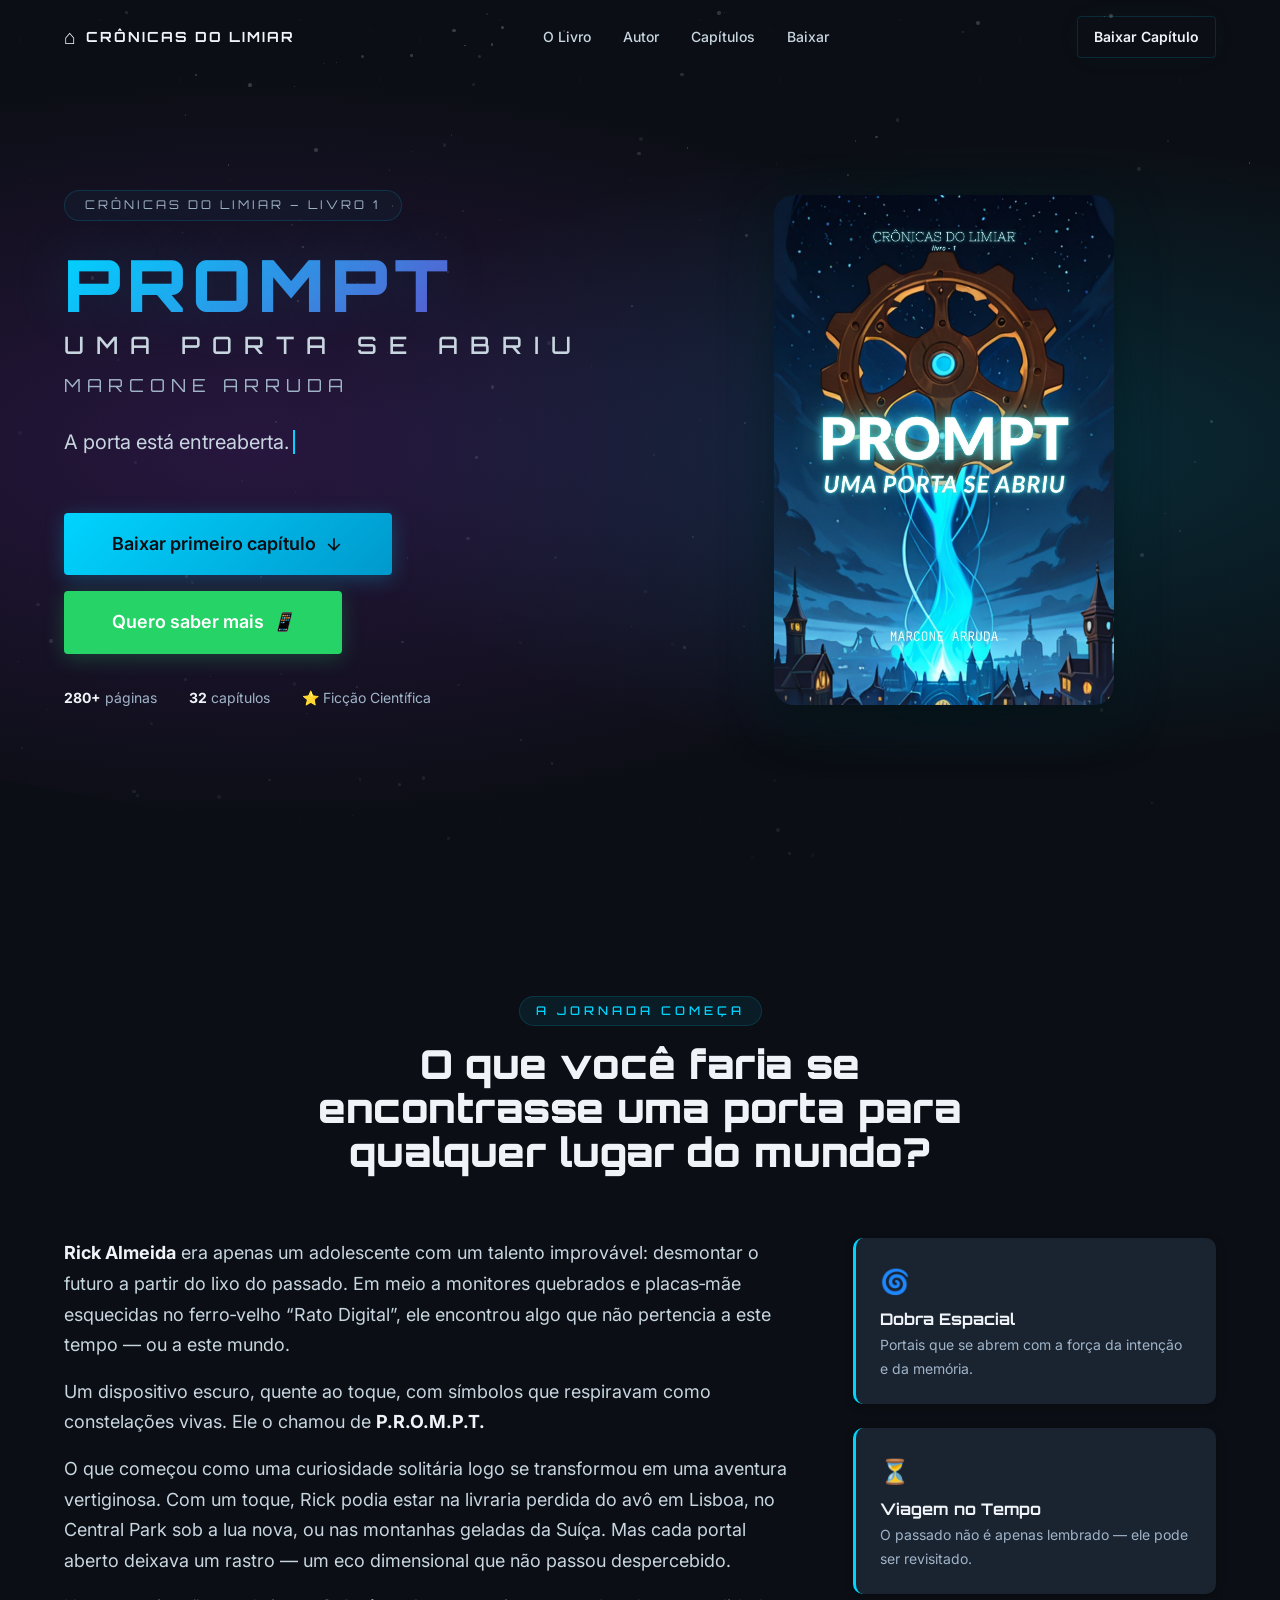
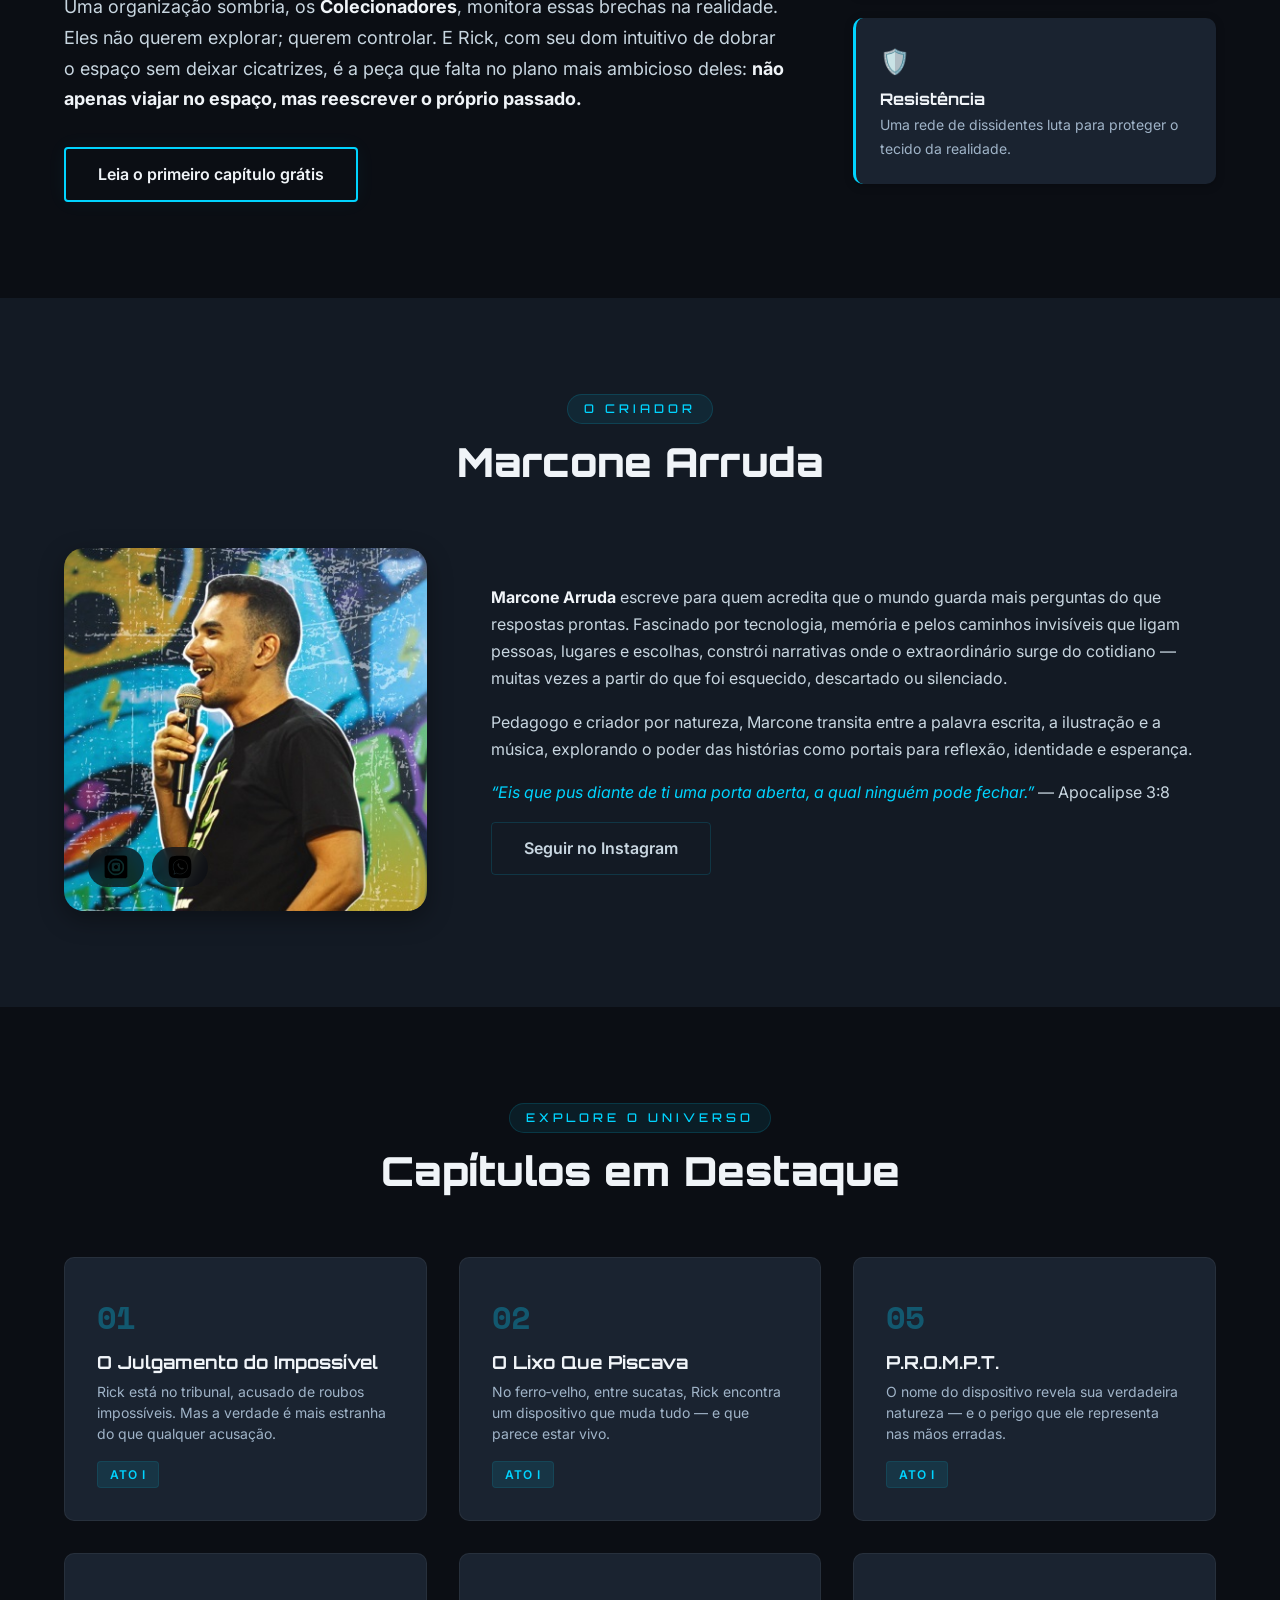
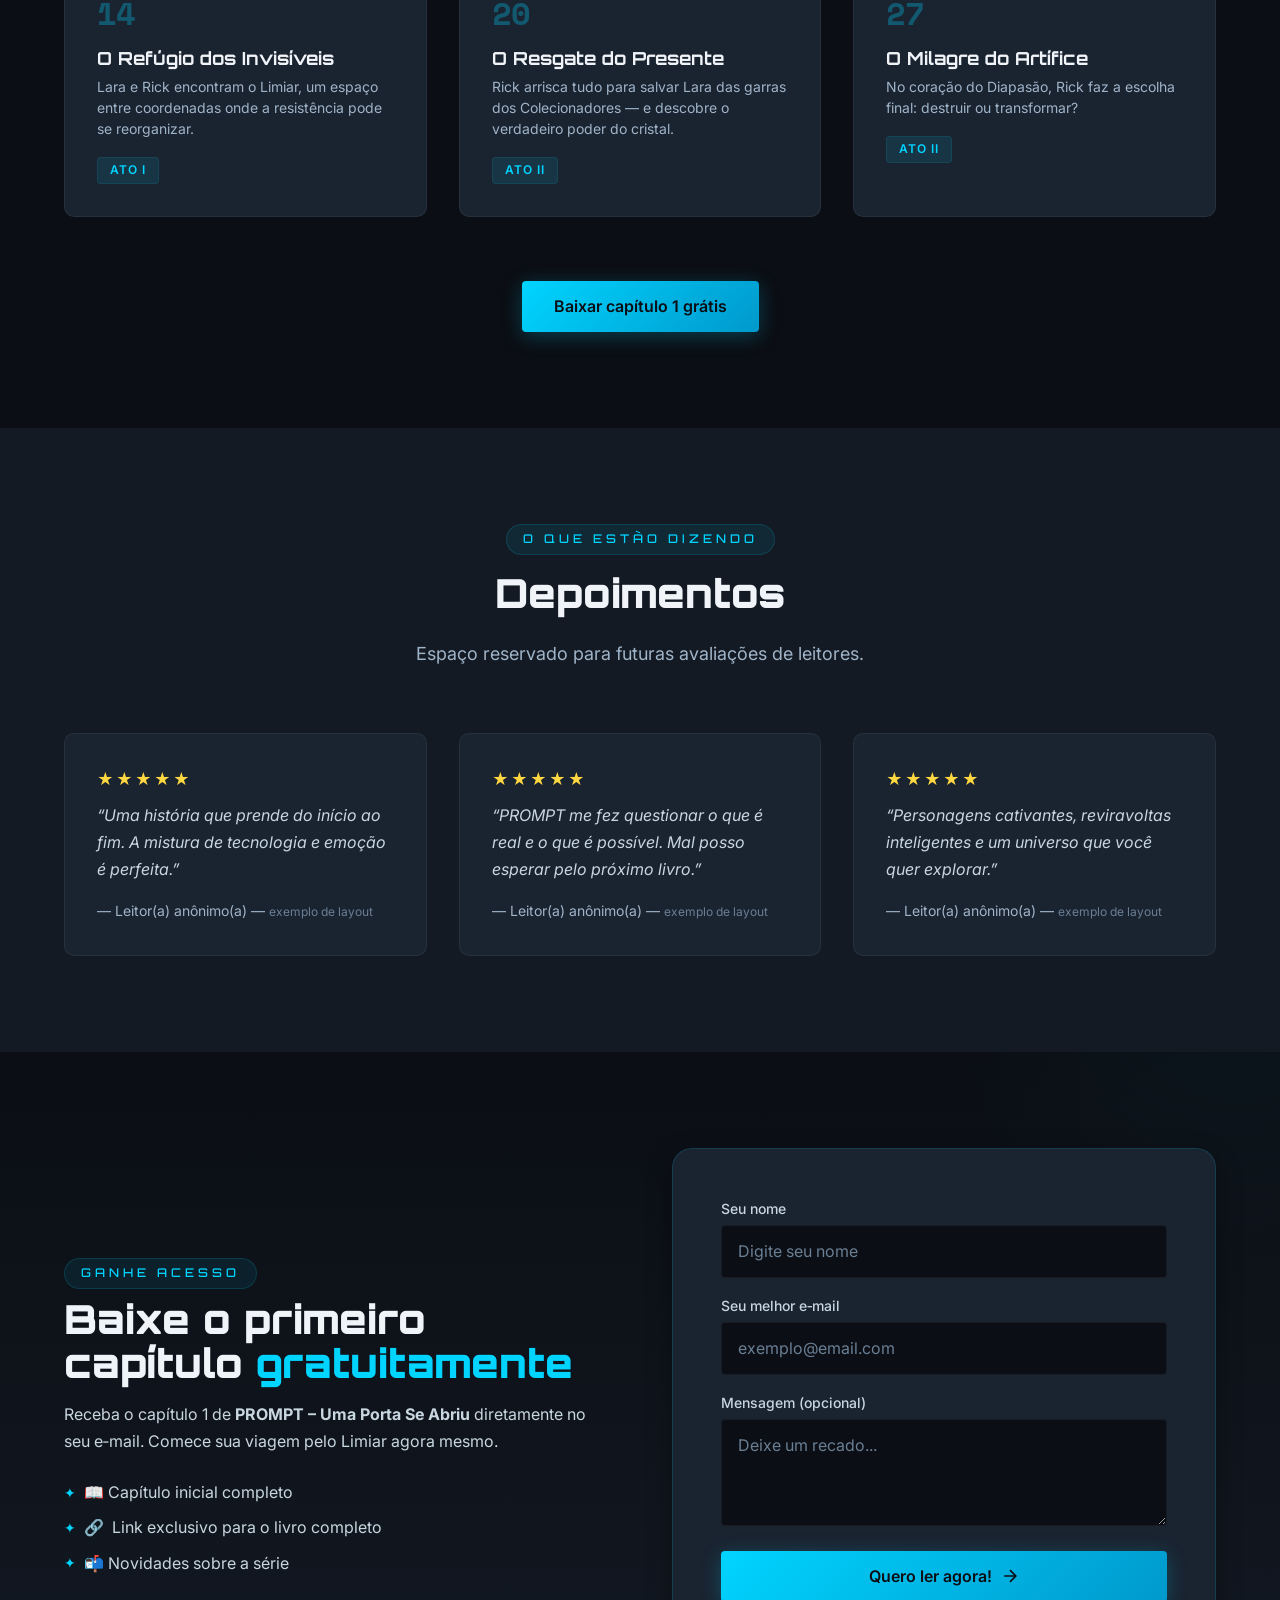
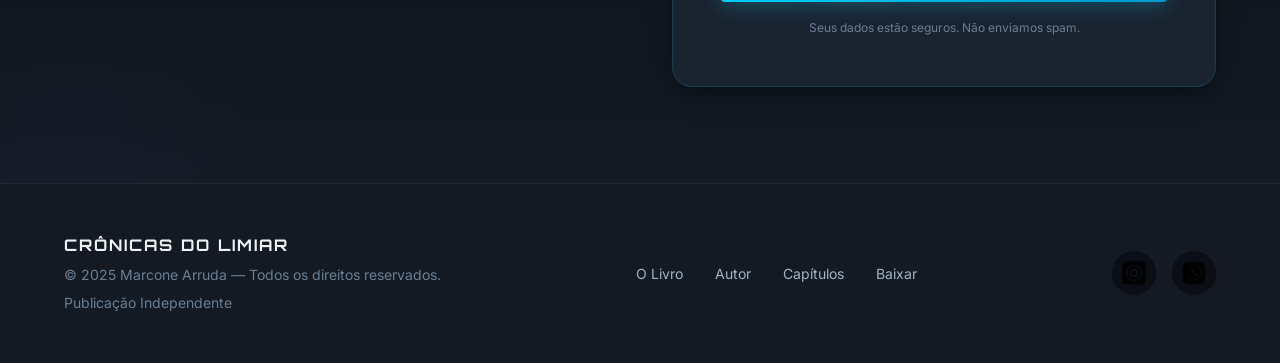
<file: index.html>
<!DOCTYPE html>
<html lang="pt-BR">
<head>
    <meta charset="UTF-8" />
    <meta name="viewport" content="width=device-width, initial-scale=1.0" />
    <title>PROMPT – Uma Porta Se Abriu | Marcone Arruda</title>

    <!-- Meta Tags SEO -->
    <meta name="description" content="PROMPT – Uma Porta Se Abriu, livro de ficção científica de Marcone Arruda. Baixe o primeiro capítulo grátis e embarque em uma aventura interdimensional." />
    <meta name="robots" content="index, follow" />
    <link rel="canonical" href="https://marconearruda.com.br/prompt" />

    <!-- Open Graph -->
    <meta property="og:title" content="PROMPT – Uma Porta Se Abriu | Marcone Arruda" />
    <meta property="og:description" content="Viagem no tempo, portais dimensionais e mistério. Descubra o primeiro livro das Crônicas do Limiar." />
    <meta property="og:image" content="https://marconearruda.com.br/assets/capa-prompt.jpg" />
    <meta property="og:url" content="https://marconearruda.com.br/prompt" />
    <meta property="og:type" content="website" />

    <!-- Twitter Card -->
    <meta name="twitter:card" content="summary_large_image" />
    <meta name="twitter:title" content="PROMPT – Uma Porta Se Abriu" />
    <meta name="twitter:description" content="A porta está entreaberta. Você tem coragem de atravessar?" />

    <!-- Schema.org para Livro -->
    <script type="application/ld+json">
    {
        "@context": "https://schema.org",
        "@type": "Book",
        "name": "PROMPT – Uma Porta Se Abriu",
        "author": {
            "@type": "Person",
            "name": "Marcone Arruda"
        },
        "genre": "Ficção Científica",
        "description": "O que você faria se encontrasse uma porta para qualquer lugar do mundo? Rick Almeida descobre um dispositivo que dobra o espaço e o tempo, mas logo se vê caçado por uma organização que quer controlar o próprio tecido da realidade.",
        "inLanguage": "pt-BR",
        "publisher": "Publicação Independente",
        "datePublished": "2025"
    }
    </script>

    <!-- Favicon -->
    <link rel="icon" href="assets/icons/favicon.ico" type="image/x-icon">
    <link rel="apple-touch-icon" href="assets/icons/apple-touch-icon.png">

    <!-- Pré-conexão e pré-carregamento -->
    <link rel="preconnect" href="https://fonts.googleapis.com" />
    <link rel="preconnect" href="https://fonts.gstatic.com" crossorigin />
    <link href="https://fonts.googleapis.com/css2?family=Orbitron:wght@400;500;700;900&family=Inter:wght@300;400;600;700&family=Space+Mono:wght@400;700&display=swap" rel="stylesheet" />

    <!-- CSS -->
    <link rel="stylesheet" href="css/reset.css" />
    <link rel="stylesheet" href="css/variables.css" />
    <link rel="stylesheet" href="css/style.css" />
    <link rel="stylesheet" href="css/layout.css" />
    <link rel="stylesheet" href="css/components.css" />
    <link rel="stylesheet" href="css/animations.css" />
    <link rel="stylesheet" href="css/responsive.css" />
    <link rel="stylesheet" href="css/utilities.css" />

    <!-- Manifest PWA -->
    <link rel="manifest" href="manifest.json" />
</head>
<body>

    <!-- ============================================================
    HEADER
    ============================================================ -->
    <header class="header" id="header" role="banner">
        <div class="container header__inner">
            <div class="header__logo">
                <a href="#hero" aria-label="Página inicial">
                    <span class="logo-icon">⌂</span>
                    <span class="logo-text">CRÔNICAS DO LIMIAR</span>
                </a>
            </div>
            <nav class="header__nav" aria-label="Navegação principal">
                <ul class="nav__list">
                    <li><a href="#sobre">O Livro</a></li>
                    <li><a href="#autor">Autor</a></li>
                    <li><a href="#capitulos">Capítulos</a></li>
                    <li><a href="#baixar">Baixar</a></li>
                </ul>
            </nav>
            <div class="header__cta">
                <a href="#baixar" class="btn btn--glow btn--small">Baixar Capítulo</a>
            </div>
            <button class="header__menu-toggle" id="menuToggle" aria-label="Abrir menu" aria-expanded="false">
                <span></span><span></span><span></span>
            </button>
        </div>
    </header>

    <!-- ============================================================
    HERO
    ============================================================ -->
    <section class="hero" id="hero" aria-label="Destaque do livro PROMPT">
        <div class="hero__overlay"></div>
        <div class="hero__particles" id="particles"></div>
        <div class="container hero__inner">
            <div class="hero__content">
                <div class="hero__badge">CRÔNICAS DO LIMIAR – LIVRO 1</div>
                <h1 class="hero__title">
                    <span class="title-main">PROMPT</span>
                    <span class="title-sub">UMA PORTA SE ABRIU</span>
                </h1>
                <p class="hero__author">MARCONE ARRUDA</p>
                <p class="hero__tagline">
                    <span class="typing" id="typingEffect"></span>
                </p>
                <div class="hero__actions">
                    <a href="#baixar" class="btn btn--primary btn--large">
                        <span>Baixar primeiro capítulo</span>
                        <svg width="20" height="20" viewBox="0 0 24 24" fill="none" stroke="currentColor" stroke-width="2"><path d="M12 5v14M5 12l7 7 7-7"/></svg>
                    </a>
                    <a href="https://wa.link/zy3h8a" target="_blank" rel="noopener" class="btn btn--whatsapp btn--large">
                        <span>Quero saber mais</span>
                        <i class="icon-whatsapp" aria-hidden="true">📱</i>
                    </a>
                </div>
                <div class="hero__stats">
                    <span class="stat"><strong>280+</strong> páginas</span>
                    <span class="stat"><strong>32</strong> capítulos</span>
                    <span class="stat"><strong>⭐</strong> Ficção Científica</span>
                </div>
            </div>
            <div class="hero__mockup">
                <div class="mockup-book">
                    <img src="assets/images/capa-prompt.jpg" alt="Capa do livro PROMPT – Uma Porta Se Abriu" width="400" height="600" loading="lazy" />
                    <div class="mockup-glow"></div>
                </div>
            </div>
        </div>
        <div class="hero__shape-divider">
            <svg xmlns="http://www.w3.org/2000/svg" viewBox="0 0 1200 120" preserveAspectRatio="none">
                <path d="M0,0 L600,120 L1200,0 L1200,120 L0,120 Z" fill="var(--color-dark)"/>
            </svg>
        </div>
    </section>

    <!-- ============================================================
    SOBRE O LIVRO
    ============================================================ -->
    <section class="section about" id="sobre" aria-label="Sobre o livro">
        <div class="container">
            <div class="section__header">
                <span class="section__label">A Jornada Começa</span>
                <h2 class="section__title">O que você faria se encontrasse uma porta para qualquer lugar do mundo?</h2>
            </div>
            <div class="about__grid">
                <div class="about__text">
                    <p><strong>Rick Almeida</strong> era apenas um adolescente com um talento improvável: desmontar o futuro a partir do lixo do passado. Em meio a monitores quebrados e placas‑mãe esquecidas no ferro‑velho “Rato Digital”, ele encontrou algo que não pertencia a este tempo — ou a este mundo.</p>
                    <p>Um dispositivo escuro, quente ao toque, com símbolos que respiravam como constelações vivas. Ele o chamou de <strong>P.R.O.M.P.T.</strong></p>
                    <p>O que começou como uma curiosidade solitária logo se transformou em uma aventura vertiginosa. Com um toque, Rick podia estar na livraria perdida do avô em Lisboa, no Central Park sob a lua nova, ou nas montanhas geladas da Suíça. Mas cada portal aberto deixava um rastro — um eco dimensional que não passou despercebido.</p>
                    <p>Uma organização sombria, os <strong>Colecionadores</strong>, monitora essas brechas na realidade. Eles não querem explorar; querem controlar. E Rick, com seu dom intuitivo de dobrar o espaço sem deixar cicatrizes, é a peça que falta no plano mais ambicioso deles: <strong>não apenas viajar no espaço, mas reescrever o próprio passado.</strong></p>
                    <div class="about__cta">
                        <a href="#baixar" class="btn btn--secondary">Leia o primeiro capítulo grátis</a>
                    </div>
                </div>
                <div class="about__highlights">
                    <div class="highlight-card">
                        <span class="highlight-icon">🌀</span>
                        <h3>Dobra Espacial</h3>
                        <p>Portais que se abrem com a força da intenção e da memória.</p>
                    </div>
                    <div class="highlight-card">
                        <span class="highlight-icon">⏳</span>
                        <h3>Viagem no Tempo</h3>
                        <p>O passado não é apenas lembrado — ele pode ser revisitado.</p>
                    </div>
                    <div class="highlight-card">
                        <span class="highlight-icon">🛡️</span>
                        <h3>Resistência</h3>
                        <p>Uma rede de dissidentes luta para proteger o tecido da realidade.</p>
                    </div>
                </div>
            </div>
        </div>
    </section>

    <!-- ============================================================
    SOBRE O AUTOR
    ============================================================ -->
    <section class="section author" id="autor" aria-label="Sobre o autor">
        <div class="container">
            <div class="section__header">
                <span class="section__label">O Criador</span>
                <h2 class="section__title">Marcone Arruda</h2>
            </div>
            <div class="author__grid">
                <div class="author__photo">
                    <img src="assets/images/autor-marcone.jpg" alt="Marcone Arruda, autor de PROMPT" width="400" height="400" loading="lazy" />
                    <div class="author__social">
                        <a href="https://www.instagram.com/marconearruda.autor/#" target="_blank" rel="noopener" aria-label="Instagram">
                            <img src="assets/icons/instagram.svg" alt="Instagram" width="24" height="24" loading="lazy" />
                        </a>
                        <a href="https://wa.link/zy3h8a" target="_blank" rel="noopener" aria-label="WhatsApp">
                            <img src="assets/icons/whatsapp.svg" alt="WhatsApp" width="24" height="24" loading="lazy" />
                        </a>
                    </div>
                </div>
                <div class="author__bio">
                    <p><strong>Marcone Arruda</strong> escreve para quem acredita que o mundo guarda mais perguntas do que respostas prontas. Fascinado por tecnologia, memória e pelos caminhos invisíveis que ligam pessoas, lugares e escolhas, constrói narrativas onde o extraordinário surge do cotidiano — muitas vezes a partir do que foi esquecido, descartado ou silenciado.</p>
                    <p>Pedagogo e criador por natureza, Marcone transita entre a palavra escrita, a ilustração e a música, explorando o poder das histórias como portais para reflexão, identidade e esperança.</p>
                    <p><em>“Eis que pus diante de ti uma porta aberta, a qual ninguém pode fechar.”</em> — Apocalipse 3:8</p>
                    <a href="https://www.instagram.com/marconearruda.autor/#" target="_blank" rel="noopener" class="btn btn--outline">Seguir no Instagram</a>
                </div>
            </div>
        </div>
    </section>

    <!-- ============================================================
    CAPÍTULOS EM DESTAQUE
    ============================================================ -->
    <section class="section chapters" id="capitulos" aria-label="Capítulos em destaque">
        <div class="container">
            <div class="section__header">
                <span class="section__label">Explore o Universo</span>
                <h2 class="section__title">Capítulos em Destaque</h2>
            </div>
            <div class="chapters__grid">
                <article class="chapter-card">
                    <div class="chapter-card__number">01</div>
                    <h3>O Julgamento do Impossível</h3>
                    <p>Rick está no tribunal, acusado de roubos impossíveis. Mas a verdade é mais estranha do que qualquer acusação.</p>
                    <span class="chapter-card__badge">ATO I</span>
                </article>
                <article class="chapter-card">
                    <div class="chapter-card__number">02</div>
                    <h3>O Lixo Que Piscava</h3>
                    <p>No ferro‑velho, entre sucatas, Rick encontra um dispositivo que muda tudo — e que parece estar vivo.</p>
                    <span class="chapter-card__badge">ATO I</span>
                </article>
                <article class="chapter-card">
                    <div class="chapter-card__number">05</div>
                    <h3>P.R.O.M.P.T.</h3>
                    <p>O nome do dispositivo revela sua verdadeira natureza — e o perigo que ele representa nas mãos erradas.</p>
                    <span class="chapter-card__badge">ATO I</span>
                </article>
                <article class="chapter-card">
                    <div class="chapter-card__number">14</div>
                    <h3>O Refúgio dos Invisíveis</h3>
                    <p>Lara e Rick encontram o Limiar, um espaço entre coordenadas onde a resistência pode se reorganizar.</p>
                    <span class="chapter-card__badge">ATO I</span>
                </article>
                <article class="chapter-card">
                    <div class="chapter-card__number">20</div>
                    <h3>O Resgate do Presente</h3>
                    <p>Rick arrisca tudo para salvar Lara das garras dos Colecionadores — e descobre o verdadeiro poder do cristal.</p>
                    <span class="chapter-card__badge">ATO II</span>
                </article>
                <article class="chapter-card">
                    <div class="chapter-card__number">27</div>
                    <h3>O Milagre do Artífice</h3>
                    <p>No coração do Diapasão, Rick faz a escolha final: destruir ou transformar?</p>
                    <span class="chapter-card__badge">ATO II</span>
                </article>
            </div>
            <div class="chapters__cta">
                <a href="#baixar" class="btn btn--primary">Baixar capítulo 1 grátis</a>
            </div>
        </div>
    </section>

    <!-- ============================================================
    DEPOIMENTOS ILUSTRATIVOS
    ============================================================ -->
    <section class="section testimonials" id="depoimentos" aria-label="Depoimentos">
        <div class="container">
            <div class="section__header">
                <span class="section__label">O que estão dizendo</span>
                <h2 class="section__title">Depoimentos</h2>
                <p class="section__subtitle">Espaço reservado para futuras avaliações de leitores.</p>
            </div>
            <div class="testimonials__grid">
                <div class="testimonial-card">
                    <div class="testimonial-card__stars">★★★★★</div>
                    <blockquote>
                        <p>“Uma história que prende do início ao fim. A mistura de tecnologia e emoção é perfeita.”</p>
                    </blockquote>
                    <cite>— Leitor(a) anônimo(a) — <span>exemplo de layout</span></cite>
                </div>
                <div class="testimonial-card">
                    <div class="testimonial-card__stars">★★★★★</div>
                    <blockquote>
                        <p>“PROMPT me fez questionar o que é real e o que é possível. Mal posso esperar pelo próximo livro.”</p>
                    </blockquote>
                    <cite>— Leitor(a) anônimo(a) — <span>exemplo de layout</span></cite>
                </div>
                <div class="testimonial-card">
                    <div class="testimonial-card__stars">★★★★★</div>
                    <blockquote>
                        <p>“Personagens cativantes, reviravoltas inteligentes e um universo que você quer explorar.”</p>
                    </blockquote>
                    <cite>— Leitor(a) anônimo(a) — <span>exemplo de layout</span></cite>
                </div>
            </div>
        </div>
    </section>

    <!-- ============================================================
    BAIXAR / FORMULÁRIO
    ============================================================ -->
    <section class="section download" id="baixar" aria-label="Baixe o primeiro capítulo">
        <div class="container">
            <div class="download__wrapper">
                <div class="download__content">
                    <span class="section__label">Ganhe acesso</span>
                    <h2 class="section__title">Baixe o primeiro capítulo <span>gratuitamente</span></h2>
                    <p>Receba o capítulo 1 de <strong>PROMPT – Uma Porta Se Abriu</strong> diretamente no seu e‑mail. Comece sua viagem pelo Limiar agora mesmo.</p>
                    <ul class="download__benefits">
                        <li>📖 Capítulo inicial completo</li>
                        <li>🔗 <a href="https://clubedeautores.com.br/livro/prompt-uma-porta-se-abriu" target="_blank" rel="noopener">Link exclusivo para o livro completo</a></li>
                        <li>📬 Novidades sobre a série</li>
                    </ul>
                </div>
                <div class="download__form">
                    <form id="captureForm" action="https://api.staticforms.dev/submit" method="POST" novalidate>
                        <input type="hidden" name="apiKey" value="sf_b28b453bf885be88f89f8e34" />
                        <input type="hidden" name="subject" value="Novo lead - PROMPT" />
                        
                        <div class="form-group">
                            <label for="formName">Seu nome</label>
                            <input type="text" id="formName" name="name" placeholder="Digite seu nome" required />
                        </div>
                        <div class="form-group">
                            <label for="formEmail">Seu melhor e‑mail</label>
                            <input type="email" id="formEmail" name="email" placeholder="exemplo@email.com" required />
                        </div>
                        <div class="form-group">
                            <label for="formMessage">Mensagem (opcional)</label>
                            <textarea id="formMessage" name="message" rows="3" placeholder="Deixe um recado..."></textarea>
                        </div>
                        <button type="submit" class="btn btn--primary btn--full">
                            <span>Quero ler agora!</span>
                            <svg width="20" height="20" viewBox="0 0 24 24" fill="none" stroke="currentColor" stroke-width="2"><path d="M5 12h14M12 5l7 7-7 7"/></svg>
                        </button>
                        <p class="form-note">Seus dados estão seguros. Não enviamos spam.</p>
                    </form>
                </div>
            </div>
        </div>
    </section>

    <!-- ============================================================
    RODAPÉ
    ============================================================ -->
    <footer class="footer" role="contentinfo">
        <div class="container footer__inner">
            <div class="footer__brand">
                <span class="footer__logo">CRÔNICAS DO LIMIAR</span>
                <p>© 2025 Marcone Arruda — Todos os direitos reservados.</p>
                <p>Publicação Independente</p>
            </div>
            <nav class="footer__nav" aria-label="Navegação do rodapé">
                <ul>
                    <li><a href="#sobre">O Livro</a></li>
                    <li><a href="#autor">Autor</a></li>
                    <li><a href="#capitulos">Capítulos</a></li>
                    <li><a href="#baixar">Baixar</a></li>
                </ul>
            </nav>
            <div class="footer__social">
               <a href="https://www.instagram.com/marconearruda.autor/#" target="_blank" rel="noopener" aria-label="Instagram">
                 <img src="assets/icons/instagram.svg" alt="Instagram" width="28" height="28" loading="lazy" />
                </a>
                <a href="https://wa.link/zy3h8a" target="_blank" rel="noopener" aria-label="WhatsApp">
                <img src="assets/icons/whatsapp.svg" alt="WhatsApp" width="28" height="28" loading="lazy" />
                </a>
            </div>
        </div>
    </footer>

    <!-- ============================================================
    SCRIPTS
    ============================================================ -->
    <script src="js/script.js" defer></script>
    <script src="js/animations.js" defer></script>
    <script src="js/interactions.js" defer></script>
    <script src="js/navigation.js" defer></script>
    <script src="js/effects.js" defer></script>

    <!-- Service Worker -->
    <script>
    if ('serviceWorker' in navigator) {
        navigator.serviceWorker.register('/ebook-prompt/service-worker.js')
            .then(() => console.log('Service Worker registrado.'))
            .catch(err => console.warn('Service Worker não registrado:', err));
    }
</script>
</body>
</html>
</file>
<file: css/variables.css>
/* ============================================================
   VARIÁVEIS — DESIGN SYSTEM
   ============================================================ */
:root {
    /* --- Cores --- */
    --color-primary: #00d4ff;
    --color-primary-dark: #0099cc;
    --color-primary-glow: rgba(0, 212, 255, 0.3);

    --color-secondary: #7b2fbe;
    --color-secondary-dark: #5a1f8a;
    --color-secondary-glow: rgba(123, 47, 190, 0.3);

    --color-dark: #0b0e14;
    --color-dark-surface: #131a24;
    --color-dark-card: #1a2330;

    --color-light: #f0f4f8;
    --color-light-muted: #c8d6e0;

    --color-muted: #a0b4c8;
    --color-muted-dark: #6a7f94;

    --color-border: rgba(255, 255, 255, 0.06);
    --color-border-strong: rgba(0, 212, 255, 0.15);

    --color-success: #00e676;
    --color-warning: #ffd740;
    --color-danger: #ff5252;

    /* --- Tipografia --- */
    --font-heading: 'Orbitron', 'Inter', sans-serif;
    --font-body: 'Inter', 'Segoe UI', system-ui, sans-serif;
    --font-mono: 'Space Mono', 'Fira Code', monospace;

    --font-size-base: 1rem;        /* 16px */
    --font-size-sm: 0.875rem;      /* 14px */
    --font-size-xs: 0.75rem;       /* 12px */
    --font-size-lg: 1.125rem;      /* 18px */
    --font-size-xl: 1.25rem;       /* 20px */
    --font-size-2xl: 1.5rem;       /* 24px */
    --font-size-3xl: 2rem;         /* 32px */
    --font-size-4xl: 2.5rem;       /* 40px */
    --font-size-5xl: 3.25rem;      /* 52px */
    --font-size-6xl: 4.5rem;       /* 72px */

    --line-height-tight: 1.1;
    --line-height-normal: 1.5;
    --line-height-relaxed: 1.7;

    --font-weight-light: 300;
    --font-weight-regular: 400;
    --font-weight-medium: 500;
    --font-weight-semibold: 600;
    --font-weight-bold: 700;
    --font-weight-black: 900;

    /* --- Espaçamento --- */
    --space-xs: 0.25rem;   /* 4px */
    --space-sm: 0.5rem;    /* 8px */
    --space-md: 0.75rem;   /* 12px */
    --space-base: 1rem;    /* 16px */
    --space-lg: 1.5rem;    /* 24px */
    --space-xl: 2rem;      /* 32px */
    --space-2xl: 3rem;     /* 48px */
    --space-3xl: 4rem;     /* 64px */
    --space-4xl: 6rem;     /* 96px */
    --space-5xl: 8rem;     /* 128px */

    /* --- Container --- */
    --container-max: 1200px;
    --container-padding: 1.5rem;

    /* --- Bordas --- */
    --radius-sm: 4px;
    --radius-md: 10px;
    --radius-lg: 20px;
    --radius-xl: 30px;
    --radius-full: 9999px;

    /* --- Sombras --- */
    --shadow-sm: 0 2px 8px rgba(0, 0, 0, 0.25);
    --shadow-md: 0 8px 24px rgba(0, 0, 0, 0.35);
    --shadow-lg: 0 16px 48px rgba(0, 0, 0, 0.5);
    --shadow-glow: 0 0 40px var(--color-primary-glow);
    --shadow-glow-secondary: 0 0 40px var(--color-secondary-glow);

    /* --- Transições --- */
    --transition-fast: 0.15s ease;
    --transition-base: 0.3s cubic-bezier(0.4, 0, 0.2, 1);
    --transition-slow: 0.6s cubic-bezier(0.4, 0, 0.2, 1);
    --transition-bounce: 0.5s cubic-bezier(0.34, 1.56, 0.64, 1);

    /* --- Z-index --- */
    --z-header: 1000;
    --z-overlay: 100;
    --z-modal: 2000;
    --z-toast: 3000;
}
</file>
<file: css/style.css>
/* ============================================================
   ESTILOS GLOBAIS
   ============================================================ */
body {
    background-color: var(--color-dark);
    color: var(--color-light);
}

/* --- Scrollbar --- */
::-webkit-scrollbar {
    width: 8px;
    height: 8px;
}
::-webkit-scrollbar-track {
    background: var(--color-dark-surface);
}
::-webkit-scrollbar-thumb {
    background: var(--color-primary);
    border-radius: var(--radius-full);
}
::-webkit-scrollbar-thumb:hover {
    background: var(--color-primary-dark);
}

/* --- Seleção --- */
::selection {
    background: var(--color-primary);
    color: var(--color-dark);
}

/* --- Links --- */
a {
    transition: color var(--transition-base);
}
a:hover {
    color: var(--color-primary);
}

/* --- Headings --- */
h1, h2, h3, h4, h5, h6 {
    font-family: var(--font-heading);
    font-weight: var(--font-weight-bold);
    line-height: var(--line-height-tight);
    color: var(--color-light);
}

h1 { font-size: var(--font-size-5xl); }
h2 { font-size: var(--font-size-4xl); }
h3 { font-size: var(--font-size-2xl); }
h4 { font-size: var(--font-size-xl); }

/* --- Section padrão --- */
.section {
    padding: var(--space-4xl) 0;
    position: relative;
}

.section__header {
    text-align: center;
    max-width: 720px;
    margin: 0 auto var(--space-3xl);
}

.section__label {
    display: inline-block;
    font-family: var(--font-heading);
    font-weight: var(--font-weight-medium);
    font-size: var(--font-size-xs);
    letter-spacing: 4px;
    text-transform: uppercase;
    color: var(--color-primary);
    background: rgba(0, 212, 255, 0.08);
    padding: 0.25rem 1rem;
    border-radius: var(--radius-full);
    border: 1px solid rgba(0, 212, 255, 0.15);
    margin-bottom: var(--space-base);
}

.section__title {
    font-size: var(--font-size-4xl);
    font-weight: var(--font-weight-black);
    margin-bottom: var(--space-lg);
}
.section__title span {
    color: var(--color-primary);
}

.section__subtitle {
    font-size: var(--font-size-lg);
    color: var(--color-muted);
    max-width: 600px;
    margin: 0 auto;
}

/* ============================================================
   HERO
   ============================================================ */
.hero {
    position: relative;
    min-height: 100vh;
    display: flex;
    align-items: center;
    overflow: hidden;
    background: var(--color-dark);
}

.hero__overlay {
    position: absolute;
    inset: 0;
    background:
        radial-gradient(ellipse at 20% 50%, rgba(123, 47, 190, 0.25) 0%, transparent 60%),
        radial-gradient(ellipse at 80% 50%, rgba(0, 212, 255, 0.15) 0%, transparent 50%),
        linear-gradient(180deg, rgba(11, 14, 20, 0.7) 0%, rgba(11, 14, 20, 0.9) 100%);
    z-index: 1;
}

.hero__particles {
    position: absolute;
    inset: 0;
    z-index: 0;
    pointer-events: none;
    background-image:
        radial-gradient(1px 1px at 10% 20%, rgba(0, 212, 255, 0.4), transparent),
        radial-gradient(1px 1px at 30% 70%, rgba(123, 47, 190, 0.3), transparent),
        radial-gradient(1px 1px at 50% 10%, rgba(0, 212, 255, 0.5), transparent),
        radial-gradient(1px 1px at 70% 80%, rgba(123, 47, 190, 0.3), transparent),
        radial-gradient(1px 1px at 90% 40%, rgba(0, 212, 255, 0.4), transparent),
        radial-gradient(1px 1px at 15% 90%, rgba(255, 255, 255, 0.2), transparent),
        radial-gradient(1px 1px at 85% 15%, rgba(255, 255, 255, 0.2), transparent);
    background-size: 200px 200px;
    background-repeat: repeat;
    animation: particlesDrift 60s linear infinite;
}

@keyframes particlesDrift {
    0% { transform: translate(0, 0); }
    100% { transform: translate(-100px, -100px); }
}

.hero__inner {
    position: relative;
    z-index: 2;
    display: grid;
    grid-template-columns: 1fr 1fr;
    gap: var(--space-3xl);
    align-items: center;
    padding: var(--space-4xl) 0;
}

.hero__badge {
    display: inline-block;
    font-family: var(--font-heading);
    font-size: var(--font-size-xs);
    letter-spacing: 3px;
    text-transform: uppercase;
    color: var(--color-muted);
    border: 1px solid var(--color-border-strong);
    padding: 0.25rem 1.25rem;
    border-radius: var(--radius-full);
    margin-bottom: var(--space-lg);
    background: rgba(0, 212, 255, 0.03);
}

.hero__title {
    margin-bottom: var(--space-md);
}
.hero__title .title-main {
    display: block;
    font-size: var(--font-size-6xl);
    font-weight: var(--font-weight-black);
    letter-spacing: 6px;
    background: linear-gradient(135deg, var(--color-primary), var(--color-secondary));
    -webkit-background-clip: text;
    -webkit-text-fill-color: transparent;
    background-clip: text;
    text-shadow: 0 0 60px rgba(0, 212, 255, 0.15);
}
.hero__title .title-sub {
    display: block;
    font-size: var(--font-size-2xl);
    font-weight: var(--font-weight-medium);
    letter-spacing: 12px;
    color: var(--color-light-muted);
    margin-top: var(--space-sm);
}

.hero__author {
    font-family: var(--font-heading);
    font-size: var(--font-size-lg);
    letter-spacing: 6px;
    color: var(--color-muted);
    margin-bottom: var(--space-lg);
}

.hero__tagline {
    font-size: var(--font-size-xl);
    color: var(--color-light-muted);
    max-width: 480px;
    margin-bottom: var(--space-2xl);
    min-height: 2.5rem;
}
.hero__tagline .typing {
    border-right: 2px solid var(--color-primary);
    padding-right: 4px;
}

.hero__actions {
    display: flex;
    flex-wrap: wrap;
    gap: var(--space-base);
    margin-bottom: var(--space-xl);
}

.hero__stats {
    display: flex;
    gap: var(--space-xl);
    font-size: var(--font-size-sm);
    color: var(--color-muted);
}
.hero__stats .stat strong {
    color: var(--color-light);
    font-weight: var(--font-weight-bold);
}

/* --- Mockup do livro --- */
.hero__mockup {
    display: flex;
    justify-content: center;
    align-items: center;
}
.mockup-book {
    position: relative;
    max-width: 340px;
    width: 100%;
    border-radius: var(--radius-lg);
    box-shadow: var(--shadow-lg), 0 20px 60px rgba(0, 212, 255, 0.08);
    transition: transform var(--transition-slow), box-shadow var(--transition-slow);
}
.mockup-book:hover {
    transform: translateY(-12px) scale(1.02);
    box-shadow: var(--shadow-lg), 0 30px 80px rgba(0, 212, 255, 0.15);
}
.mockup-book img {
    border-radius: var(--radius-lg);
    width: 100%;
    height: auto;
    display: block;
}
.mockup-glow {
    position: absolute;
    inset: -20px;
    border-radius: var(--radius-xl);
    background: radial-gradient(ellipse at center, rgba(0, 212, 255, 0.12), transparent 70%);
    z-index: -1;
    filter: blur(20px);
    animation: glowPulse 4s ease-in-out infinite;
}

@keyframes glowPulse {
    0%, 100% { opacity: 0.5; transform: scale(1); }
    50% { opacity: 1; transform: scale(1.05); }
}

/* --- Shape Divider --- */
.hero__shape-divider {
    position: absolute;
    bottom: 0;
    left: 0;
    width: 100%;
    z-index: 2;
    pointer-events: none;
    line-height: 0;
}
.hero__shape-divider svg {
    display: block;
    width: 100%;
    height: 120px;
}

/* ============================================================
   SOBRE
   ============================================================ */
.about__grid {
    display: grid;
    grid-template-columns: 2fr 1fr;
    gap: var(--space-3xl);
    align-items: start;
}

.about__text p {
    margin-bottom: var(--space-base);
    color: var(--color-light-muted);
    font-size: var(--font-size-lg);
    line-height: var(--line-height-relaxed);
}
.about__text p strong {
    color: var(--color-light);
}

.about__cta {
    margin-top: var(--space-xl);
}

.about__highlights {
    display: flex;
    flex-direction: column;
    gap: var(--space-lg);
}
.highlight-card {
    background: var(--color-dark-card);
    padding: var(--space-lg);
    border-radius: var(--radius-md);
    border-left: 3px solid var(--color-primary);
    transition: transform var(--transition-base), box-shadow var(--transition-base);
    box-shadow: var(--shadow-sm);
}
.highlight-card:hover {
    transform: translateX(6px);
    box-shadow: var(--shadow-md);
}
.highlight-card .highlight-icon {
    font-size: var(--font-size-2xl);
    display: block;
    margin-bottom: var(--space-sm);
}
.highlight-card h3 {
    font-size: var(--font-size-base);
    font-weight: var(--font-weight-bold);
    margin-bottom: var(--space-xs);
}
.highlight-card p {
    font-size: var(--font-size-sm);
    color: var(--color-muted);
}

/* ============================================================
   AUTOR
   ============================================================ */
.author {
    background: var(--color-dark-surface);
}

.author__grid {
    display: grid;
    grid-template-columns: 1fr 2fr;
    gap: var(--space-3xl);
    align-items: center;
}

.author__photo {
    position: relative;
    border-radius: var(--radius-lg);
    overflow: hidden;
    box-shadow: var(--shadow-md);
}
.author__photo img {
    width: 100%;
    aspect-ratio: 1 / 1;
    object-fit: cover;
    display: block;
    transition: transform var(--transition-slow);
}
.author__photo:hover img {
    transform: scale(1.02);
}
.author__social {
    position: absolute;
    bottom: var(--space-lg);
    left: var(--space-lg);
    display: flex;
    gap: var(--space-sm);
}
.author__social a {
    background: rgba(11, 14, 20, 0.75);
    backdrop-filter: blur(8px);
    padding: var(--space-sm) var(--space-base);
    border-radius: var(--radius-full);
    font-size: var(--font-size-lg);
    color: var(--color-light);
    transition: transform var(--transition-base), background var(--transition-base);
}
.author__social a:hover {
    transform: scale(1.1);
    background: var(--color-primary);
    color: var(--color-dark);
}

.author__bio p {
    margin-bottom: var(--space-base);
    color: var(--color-light-muted);
    font-size: var(--font-size-base);
    line-height: var(--line-height-relaxed);
}
.author__bio p strong {
    color: var(--color-light);
}
.author__bio p em {
    color: var(--color-primary);
    font-style: italic;
}

/* ============================================================
   CAPÍTULOS
   ============================================================ */
.chapters__grid {
    display: grid;
    grid-template-columns: repeat(3, 1fr);
    gap: var(--space-xl);
    margin-bottom: var(--space-3xl);
}

.chapter-card {
    background: var(--color-dark-card);
    padding: var(--space-xl);
    border-radius: var(--radius-md);
    border: 1px solid var(--color-border);
    transition: transform var(--transition-base), border-color var(--transition-base), box-shadow var(--transition-base);
    position: relative;
    overflow: hidden;
}
.chapter-card::before {
    content: '';
    position: absolute;
    top: 0;
    left: 0;
    right: 0;
    height: 3px;
    background: linear-gradient(90deg, var(--color-primary), var(--color-secondary));
    opacity: 0;
    transition: opacity var(--transition-base);
}
.chapter-card:hover {
    transform: translateY(-6px);
    border-color: var(--color-border-strong);
    box-shadow: var(--shadow-md);
}
.chapter-card:hover::before {
    opacity: 1;
}

.chapter-card__number {
    font-family: var(--font-mono);
    font-size: var(--font-size-3xl);
    font-weight: var(--font-weight-bold);
    color: var(--color-primary);
    opacity: 0.3;
    margin-bottom: var(--space-sm);
    letter-spacing: -1px;
}
.chapter-card h3 {
    font-size: var(--font-size-lg);
    font-weight: var(--font-weight-bold);
    margin-bottom: var(--space-sm);
    color: var(--color-light);
}
.chapter-card p {
    font-size: var(--font-size-sm);
    color: var(--color-muted);
    line-height: var(--line-height-normal);
    margin-bottom: var(--space-base);
}
.chapter-card__badge {
    display: inline-block;
    font-size: var(--font-size-xs);
    font-weight: var(--font-weight-semibold);
    text-transform: uppercase;
    letter-spacing: 1px;
    padding: 0.15rem 0.75rem;
    border-radius: var(--radius-sm);
    background: rgba(0, 212, 255, 0.1);
    color: var(--color-primary);
    border: 1px solid rgba(0, 212, 255, 0.1);
}

.chapters__cta {
    text-align: center;
}

/* ============================================================
   DEPOIMENTOS
   ============================================================ */
.testimonials {
    background: var(--color-dark-surface);
}

.testimonials__grid {
    display: grid;
    grid-template-columns: repeat(3, 1fr);
    gap: var(--space-xl);
}

.testimonial-card {
    background: var(--color-dark-card);
    padding: var(--space-xl);
    border-radius: var(--radius-md);
    border: 1px solid var(--color-border);
    transition: transform var(--transition-base), box-shadow var(--transition-base);
}
.testimonial-card:hover {
    transform: translateY(-4px);
    box-shadow: var(--shadow-md);
}
.testimonial-card__stars {
    color: #ffd740;
    font-size: var(--font-size-base);
    letter-spacing: 2px;
    margin-bottom: var(--space-sm);
}
.testimonial-card blockquote {
    font-style: italic;
    color: var(--color-light-muted);
    font-size: var(--font-size-base);
    line-height: var(--line-height-relaxed);
    margin-bottom: var(--space-base);
}
.testimonial-card cite {
    font-style: normal;
    font-size: var(--font-size-sm);
    color: var(--color-muted);
    display: block;
}
.testimonial-card cite span {
    font-size: var(--font-size-xs);
    color: var(--color-muted-dark);
}

/* ============================================================
   DOWNLOAD / FORMULÁRIO
   ============================================================ */
.download {
    background: linear-gradient(180deg, var(--color-dark) 0%, var(--color-dark-surface) 100%);
    position: relative;
    overflow: hidden;
}
.download::before {
    content: '';
    position: absolute;
    top: -50%;
    right: -20%;
    width: 600px;
    height: 600px;
    background: radial-gradient(circle, rgba(0, 212, 255, 0.04), transparent 70%);
    border-radius: 50%;
    pointer-events: none;
}
.download::after {
    content: '';
    position: absolute;
    bottom: -30%;
    left: -10%;
    width: 400px;
    height: 400px;
    background: radial-gradient(circle, rgba(123, 47, 190, 0.04), transparent 70%);
    border-radius: 50%;
    pointer-events: none;
}

.download__wrapper {
    position: relative;
    z-index: 1;
    display: grid;
    grid-template-columns: 1fr 1fr;
    gap: var(--space-3xl);
    align-items: center;
}

.download__content .section__label {
    margin-bottom: var(--space-sm);
}
.download__content .section__title {
    margin-bottom: var(--space-base);
}
.download__content p {
    color: var(--color-light-muted);
    font-size: var(--font-size-base);
    line-height: var(--line-height-relaxed);
    margin-bottom: var(--space-lg);
}

.download__benefits {
    display: flex;
    flex-direction: column;
    gap: var(--space-sm);
}
.download__benefits li {
    font-size: var(--font-size-base);
    color: var(--color-light-muted);
    display: flex;
    align-items: center;
    gap: var(--space-sm);
}
.download__benefits li::before {
    content: '✦';
    color: var(--color-primary);
    font-size: var(--font-size-sm);
}

.download__form {
    background: var(--color-dark-card);
    padding: var(--space-2xl);
    border-radius: var(--radius-lg);
    border: 1px solid var(--color-border-strong);
    backdrop-filter: blur(4px);
    box-shadow: var(--shadow-md);
}

.form-group {
    margin-bottom: var(--space-base);
}
.form-group label {
    display: block;
    font-size: var(--font-size-sm);
    font-weight: var(--font-weight-medium);
    color: var(--color-light-muted);
    margin-bottom: var(--space-xs);
}
.form-group input,
.form-group textarea {
    width: 100%;
    padding: var(--space-md) var(--space-base);
    background: var(--color-dark);
    border: 1px solid var(--color-border);
    border-radius: var(--radius-sm);
    color: var(--color-light);
    transition: border-color var(--transition-base), box-shadow var(--transition-base);
    font-size: var(--font-size-base);
}
.form-group input:focus,
.form-group textarea:focus {
    outline: none;
    border-color: var(--color-primary);
    box-shadow: 0 0 0 3px rgba(0, 212, 255, 0.1);
}
.form-group input::placeholder,
.form-group textarea::placeholder {
    color: var(--color-muted-dark);
}

.form-note {
    font-size: var(--font-size-xs);
    color: var(--color-muted-dark);
    text-align: center;
    margin-top: var(--space-base);
}

/* ============================================================
   RODAPÉ
   ============================================================ */
.footer {
    background: var(--color-dark-surface);
    border-top: 1px solid var(--color-border);
    padding: var(--space-2xl) 0;
}

.footer__inner {
    display: flex;
    justify-content: space-between;
    align-items: center;
    flex-wrap: wrap;
    gap: var(--space-lg);
}

.footer__logo {
    font-family: var(--font-heading);
    font-weight: var(--font-weight-bold);
    font-size: var(--font-size-base);
    color: var(--color-light);
    letter-spacing: 2px;
}
.footer__brand p {
    font-size: var(--font-size-sm);
    color: var(--color-muted-dark);
    margin-top: var(--space-xs);
}

.footer__nav ul {
    display: flex;
    gap: var(--space-xl);
    flex-wrap: wrap;
}
.footer__nav a {
    font-size: var(--font-size-sm);
    color: var(--color-muted);
    transition: color var(--transition-base);
}
.footer__nav a:hover {
    color: var(--color-primary);
}

.footer__social {
    display: flex;
    gap: var(--space-base);
}
.footer__social a {
    font-size: var(--font-size-xl);
    padding: var(--space-sm);
    border-radius: var(--radius-full);
    background: var(--color-dark);
    transition: transform var(--transition-base), background var(--transition-base), color var(--transition-base);
    color: var(--color-muted);
    display: flex;
    align-items: center;
    justify-content: center;
    width: 44px;
    height: 44px;
}
.footer__social a:hover {
    transform: translateY(-3px);
    background: var(--color-primary);
    color: var(--color-dark);
}
.hero__inner {
    position: relative;
    z-index: 2;
}

.hero__stats {
    position: relative;
    z-index: 3; /* garante que fique acima do overlay */
}

.hero__inner {
    position: relative;
    z-index: 5; /* maior que o overlay */
}

.hero__overlay {
    z-index: 1; /* mantém atrás */
}

.hero__stats {
    position: relative;
    z-index: 6; /* ainda mais alto */
}
</file>
<file: css/layout.css>
/* ============================================================
   LAYOUT — CONTAINER, GRID, FLEX
   ============================================================ */
.container {
    max-width: var(--container-max);
    margin: 0 auto;
    padding: 0 var(--container-padding);
    width: 100%;
}

/* ============================================================
   HEADER
   ============================================================ */
.header {
    position: fixed;
    top: 0;
    left: 0;
    width: 100%;
    z-index: var(--z-header);
    padding: var(--space-base) 0;
    transition: background var(--transition-base), box-shadow var(--transition-base);
    background: transparent;
}
.header.scrolled {
    background: rgba(11, 14, 20, 0.85);
    backdrop-filter: blur(16px);
    box-shadow: 0 4px 20px rgba(0, 0, 0, 0.4);
}
.header__inner {
    display: flex;
    justify-content: space-between;
    align-items: center;
}

.header__logo a {
    display: flex;
    align-items: center;
    gap: var(--space-sm);
    font-family: var(--font-heading);
    font-weight: var(--font-weight-bold);
    font-size: var(--font-size-sm);
    letter-spacing: 2px;
    color: var(--color-light);
    transition: color var(--transition-base);
}
.header__logo a:hover {
    color: var(--color-primary);
}
.logo-icon {
    font-size: var(--font-size-xl);
}

.nav__list {
    display: flex;
    gap: var(--space-xl);
    align-items: center;
}
.nav__list a {
    font-size: var(--font-size-sm);
    font-weight: var(--font-weight-medium);
    color: var(--color-light-muted);
    transition: color var(--transition-base);
    position: relative;
}
.nav__list a::after {
    content: '';
    position: absolute;
    bottom: -4px;
    left: 0;
    width: 0;
    height: 2px;
    background: var(--color-primary);
    transition: width var(--transition-base);
}
.nav__list a:hover {
    color: var(--color-light);
}
.nav__list a:hover::after {
    width: 100%;
}
.nav__list a:focus-visible::after {
    width: 100%;
}

.header__menu-toggle {
    display: none;
    flex-direction: column;
    gap: 5px;
    background: none;
    border: none;
    padding: 4px;
    cursor: pointer;
}
.header__menu-toggle span {
    display: block;
    width: 28px;
    height: 2px;
    background: var(--color-light);
    border-radius: 2px;
    transition: transform var(--transition-base), opacity var(--transition-base);
    transform-origin: center;
}
.header__menu-toggle.active span:nth-child(1) {
    transform: rotate(45deg) translate(5px, 5px);
}
.header__menu-toggle.active span:nth-child(2) {
    opacity: 0;
}
.header__menu-toggle.active span:nth-child(3) {
    transform: rotate(-45deg) translate(5px, -5px);
}
</file>
<file: css/components.css>
/* ============================================================
   COMPONENTES — BOTÕES, CARDS, BADGES, FORMS
   ============================================================ */

/* --- Botões --- */
.btn {
    display: inline-flex;
    align-items: center;
    justify-content: center;
    gap: var(--space-sm);
    font-family: var(--font-body);
    font-weight: var(--font-weight-semibold);
    font-size: var(--font-size-base);
    padding: var(--space-md) var(--space-xl);
    border-radius: var(--radius-sm);
    border: none;
    text-decoration: none;
    transition: transform var(--transition-base), box-shadow var(--transition-base), background var(--transition-base), color var(--transition-base);
    cursor: pointer;
    position: relative;
    overflow: hidden;
}

/* Ripple effect via JS, mas base */
.btn::after {
    content: '';
    position: absolute;
    inset: 0;
    border-radius: inherit;
    background: transparent;
    transition: background var(--transition-base);
}

.btn--primary {
    background: linear-gradient(135deg, var(--color-primary), var(--color-primary-dark));
    color: var(--color-dark);
    box-shadow: 0 4px 20px rgba(0, 212, 255, 0.25);
}
.btn--primary:hover {
    transform: translateY(-3px);
    box-shadow: 0 8px 32px rgba(0, 212, 255, 0.35);
}
.btn--primary:active {
    transform: scale(0.97);
}

.btn--secondary {
    background: transparent;
    color: var(--color-light);
    border: 2px solid var(--color-primary);
    box-shadow: 0 0 20px rgba(0, 212, 255, 0.05);
}
.btn--secondary:hover {
    background: var(--color-primary);
    color: var(--color-dark);
    box-shadow: 0 4px 24px rgba(0, 212, 255, 0.25);
    transform: translateY(-3px);
}

.btn--outline {
    background: transparent;
    color: var(--color-light-muted);
    border: 1px solid var(--color-border-strong);
}
.btn--outline:hover {
    border-color: var(--color-primary);
    color: var(--color-primary);
    transform: translateY(-2px);
    box-shadow: 0 4px 20px rgba(0, 212, 255, 0.05);
}

.btn--whatsapp {
    background: #25D366;
    color: #fff;
    box-shadow: 0 4px 20px rgba(37, 211, 102, 0.25);
}
.btn--whatsapp:hover {
    transform: translateY(-3px);
    box-shadow: 0 8px 32px rgba(37, 211, 102, 0.35);
}

.btn--glow {
    background: transparent;
    color: var(--color-light);
    border: 1px solid var(--color-border-strong);
    box-shadow: 0 0 30px rgba(0, 212, 255, 0.03);
}
.btn--glow:hover {
    border-color: var(--color-primary);
    box-shadow: 0 0 40px rgba(0, 212, 255, 0.08);
    transform: translateY(-2px);
}

.btn--small {
    font-size: var(--font-size-sm);
    padding: var(--space-sm) var(--space-base);
}
.btn--large {
    font-size: var(--font-size-lg);
    padding: var(--space-base) var(--space-2xl);
}
.btn--full {
    width: 100%;
    justify-content: center;
}

.btn svg {
    flex-shrink: 0;
}

/* --- Formulário --- */
.form-group.is-error input,
.form-group.is-error textarea {
    border-color: var(--color-danger);
    box-shadow: 0 0 0 3px rgba(255, 82, 82, 0.1);
}
.form-group .error-message {
    font-size: var(--font-size-xs);
    color: var(--color-danger);
    margin-top: var(--space-xs);
    display: none;
}
.form-group.is-error .error-message {
    display: block;
}

/* Sucesso do formulário (via JS) */
.form-success {
    display: none;
    text-align: center;
    padding: var(--space-xl);
    background: rgba(0, 230, 118, 0.05);
    border: 1px solid rgba(0, 230, 118, 0.2);
    border-radius: var(--radius-md);
    color: var(--color-success);
}
.form-success.visible {
    display: block;
}
.form-success .success-icon {
    font-size: var(--font-size-4xl);
    display: block;
    margin-bottom: var(--space-base);
}

/* --- Loading spinner (para botões) --- */
.btn.loading {
    pointer-events: none;
    opacity: 0.7;
}
.btn .spinner {
    display: none;
    width: 20px;
    height: 20px;
    border: 2px solid rgba(255, 255, 255, 0.2);
    border-top-color: currentColor;
    border-radius: 50%;
    animation: spin 0.8s linear infinite;
}
.btn.loading .spinner {
    display: inline-block;
}
.btn.loading .btn-text {
    display: none;
}

@keyframes spin {
    to { transform: rotate(360deg); }
}
.footer__social img,
.author__social img {
    width: 24px;
    height: 24px;
    display: block;
}
</file>
<file: css/animations.css>
/* ============================================================
   ANIMAÇÕES — KEYFRAMES, REVEAL, SCROLL
   ============================================================ */

/* --- Reveal (Intersection Observer) --- */
.reveal {
    opacity: 0;
    transform: translateY(40px);
    transition: opacity 0.8s cubic-bezier(0.4, 0, 0.2, 1), transform 0.8s cubic-bezier(0.4, 0, 0.2, 1);
}
.reveal.visible {
    opacity: 1;
    transform: translateY(0);
}
.reveal--left {
    transform: translateX(-40px);
}
.reveal--left.visible {
    transform: translateX(0);
}
.reveal--right {
    transform: translateX(40px);
}
.reveal--right.visible {
    transform: translateX(0);
}
.reveal--scale {
    transform: scale(0.95);
}
.reveal--scale.visible {
    transform: scale(1);
}
.reveal--delay-1 { transition-delay: 0.1s; }
.reveal--delay-2 { transition-delay: 0.2s; }
.reveal--delay-3 { transition-delay: 0.3s; }
.reveal--delay-4 { transition-delay: 0.4s; }

/* --- Typing (JS controlado) --- */
@keyframes blinkCursor {
    0%, 100% { border-color: transparent; }
    50% { border-color: var(--color-primary); }
}

/* --- Floating (para mockup, badges, etc) --- */
@keyframes float {
    0%, 100% { transform: translateY(0px); }
    50% { transform: translateY(-12px); }
}
.float-animation {
    animation: float 5s ease-in-out infinite;
}

/* --- Glow pulsante (já no mockup) --- */
@keyframes glowPulse {
    0%, 100% { opacity: 0.4; transform: scale(1); }
    50% { opacity: 0.9; transform: scale(1.05); }
}

/* --- Shimmer (para skeletons ou destaques) --- */
@keyframes shimmer {
    0% { background-position: -200% 0; }
    100% { background-position: 200% 0; }
}
.shimmer {
    background: linear-gradient(90deg, var(--color-dark-card) 25%, var(--color-dark-surface) 50%, var(--color-dark-card) 75%);
    background-size: 200% 100%;
    animation: shimmer 2s infinite;
}

/* --- Fade In (genérico) --- */
@keyframes fadeIn {
    from { opacity: 0; transform: translateY(10px); }
    to { opacity: 1; transform: translateY(0); }
}
.fade-in {
    animation: fadeIn 0.6s ease forwards;
}

/* --- Slide In --- */
@keyframes slideInUp {
    from { opacity: 0; transform: translateY(30px); }
    to { opacity: 1; transform: translateY(0); }
}
.slide-in-up {
    animation: slideInUp 0.6s ease forwards;
}

/* --- Rotação sutil (ícones, engrenagens) --- */
@keyframes spinSlow {
    to { transform: rotate(360deg); }
}
.spin-slow {
    animation: spinSlow 12s linear infinite;
}

/* --- Particle drift (já no hero) --- */
@keyframes particlesDrift {
    0% { transform: translate(0, 0); }
    100% { transform: translate(-100px, -100px); }
}
</file>
<file: css/responsive.css>
/* ============================================================
   RESPONSIVIDADE
   ============================================================ */

/* --- Tablets grandes / Notebooks pequenos --- */
@media (max-width: 1024px) {
    :root {
        --font-size-6xl: 3.75rem;
        --font-size-5xl: 2.75rem;
        --font-size-4xl: 2.25rem;
    }

    .hero__inner {
        gap: var(--space-2xl);
    }

    .about__grid {
        grid-template-columns: 1fr;
        gap: var(--space-2xl);
    }

    .chapters__grid {
        grid-template-columns: repeat(2, 1fr);
    }

    .testimonials__grid {
        grid-template-columns: repeat(2, 1fr);
    }

    .author__grid {
        grid-template-columns: 1fr 1.5fr;
    }

    .download__wrapper {
        grid-template-columns: 1fr;
        gap: var(--space-2xl);
    }
}

/* --- Tablets / Mobile grande --- */
@media (max-width: 768px) {
    :root {
        --font-size-6xl: 2.75rem;
        --font-size-5xl: 2.25rem;
        --font-size-4xl: 1.75rem;
        --font-size-3xl: 1.5rem;
        --font-size-2xl: 1.25rem;
        --font-size-xl: 1.125rem;
        --space-4xl: 3rem;
        --space-3xl: 2rem;
    }

    .hero {
        min-height: auto;
        padding: var(--space-4xl) 0;
    }
    .hero__inner {
        grid-template-columns: 1fr;
        text-align: center;
        gap: var(--space-2xl);
        padding: var(--space-3xl) 0;
    }
    .hero__tagline {
        margin: 0 auto var(--space-xl);
    }
    .hero__actions {
        justify-content: center;
    }
    .hero__stats {
        justify-content: center;
    }
    .hero__title .title-main {
        font-size: var(--font-size-5xl);
    }
    .hero__title .title-sub {
        font-size: var(--font-size-lg);
        letter-spacing: 6px;
    }
    .mockup-book {
        max-width: 220px;
        margin: 0 auto;
    }
    .hero__shape-divider svg {
        height: 60px;
    }

    .header__nav {
        display: none;
    }
    .header__nav.open {
        display: block;
        position: absolute;
        top: 100%;
        left: 0;
        right: 0;
        background: rgba(11, 14, 20, 0.95);
        backdrop-filter: blur(16px);
        padding: var(--space-xl);
        border-bottom: 1px solid var(--color-border);
    }
    .header__nav.open .nav__list {
        flex-direction: column;
        gap: var(--space-base);
        align-items: flex-start;
    }
    .header__menu-toggle {
        display: flex;
    }
    .header__cta {
        display: none;
    }

    .about__highlights {
        flex-direction: row;
        flex-wrap: wrap;
    }
    .highlight-card {
        flex: 1 1 100%;
    }

    .author__grid {
        grid-template-columns: 1fr;
        text-align: center;
        gap: var(--space-xl);
    }
    .author__social {
        justify-content: center;
        position: relative;
        bottom: auto;
        left: auto;
        margin-top: var(--space-base);
    }
    .author__photo img {
        aspect-ratio: 1 / 1;
        max-width: 280px;
        margin: 0 auto;
    }

    .chapters__grid {
        grid-template-columns: 1fr 1fr;
        gap: var(--space-base);
    }
    .chapter-card {
        padding: var(--space-base);
    }

    .testimonials__grid {
        grid-template-columns: 1fr;
    }

    .download__form {
        padding: var(--space-xl);
    }

    .footer__inner {
        flex-direction: column;
        text-align: center;
        gap: var(--space-base);
    }
    .footer__nav ul {
        justify-content: center;
        gap: var(--space-base);
    }
    .footer__social {
        justify-content: center;
    }
}

/* --- Mobile pequeno --- */
@media (max-width: 480px) {
    :root {
        --font-size-6xl: 2.25rem;
        --font-size-5xl: 1.75rem;
        --font-size-4xl: 1.5rem;
        --container-padding: 1rem;
        --space-4xl: 2rem;
        --space-3xl: 1.5rem;
    }

    .hero__title .title-main {
        font-size: var(--font-size-5xl);
        letter-spacing: 3px;
    }
    .hero__title .title-sub {
        font-size: var(--font-size-base);
        letter-spacing: 4px;
    }
    .hero__actions {
        flex-direction: column;
        align-items: center;
        width: 100%;
    }
    .hero__actions .btn {
        width: 100%;
        justify-content: center;
    }
    .hero__stats {
        flex-wrap: wrap;
        gap: var(--space-base);
        font-size: var(--font-size-xs);
    }

    .chapters__grid {
        grid-template-columns: 1fr;
    }

    .btn {
        font-size: var(--font-size-sm);
        padding: var(--space-sm) var(--space-base);
    }
    .btn--large {
        font-size: var(--font-size-base);
        padding: var(--space-base) var(--space-lg);
    }

    .download__form {
        padding: var(--space-base);
    }

    .footer__nav ul {
        flex-wrap: wrap;
        gap: var(--space-sm);
    }
}

/* --- Ultrawide / TV --- */
@media (min-width: 1600px) {
    :root {
        --container-max: 1400px;
    }
    .hero__title .title-main {
        font-size: var(--font-size-6xl);
    }
}
</file>
<file: css/utilities.css>
/* ============================================================
   UTILITÁRIOS
   ============================================================ */

/* --- Texto --- */
.text-center { text-align: center; }
.text-left { text-align: left; }
.text-right { text-align: right; }

.text-muted { color: var(--color-muted); }
.text-primary { color: var(--color-primary); }
.text-light { color: var(--color-light); }

.text-uppercase { text-transform: uppercase; }
.text-lowercase { text-transform: lowercase; }
.text-capitalize { text-transform: capitalize; }

.font-mono { font-family: var(--font-mono); }
.font-heading { font-family: var(--font-heading); }

.font-light { font-weight: var(--font-weight-light); }
.font-regular { font-weight: var(--font-weight-regular); }
.font-medium { font-weight: var(--font-weight-medium); }
.font-semibold { font-weight: var(--font-weight-semibold); }
.font-bold { font-weight: var(--font-weight-bold); }
.font-black { font-weight: var(--font-weight-black); }

/* --- Espaçamento --- */
.m-0 { margin: 0; }
.mt-1 { margin-top: var(--space-sm); }
.mt-2 { margin-top: var(--space-base); }
.mt-3 { margin-top: var(--space-lg); }
.mt-4 { margin-top: var(--space-xl); }
.mb-1 { margin-bottom: var(--space-sm); }
.mb-2 { margin-bottom: var(--space-base); }
.mb-3 { margin-bottom: var(--space-lg); }
.mb-4 { margin-bottom: var(--space-xl); }

.p-1 { padding: var(--space-sm); }
.p-2 { padding: var(--space-base); }
.p-3 { padding: var(--space-lg); }
.p-4 { padding: var(--space-xl); }

/* --- Display --- */
.d-none { display: none; }
.d-block { display: block; }
.d-inline-block { display: inline-block; }
.d-flex { display: flex; }
.d-grid { display: grid; }
.d-contents { display: contents; }

.flex-center {
    display: flex;
    align-items: center;
    justify-content: center;
}
.flex-between {
    display: flex;
    align-items: center;
    justify-content: space-between;
}
.flex-column {
    display: flex;
    flex-direction: column;
}
.flex-wrap { flex-wrap: wrap; }
.gap-1 { gap: var(--space-sm); }
.gap-2 { gap: var(--space-base); }
.gap-3 { gap: var(--space-lg); }
.gap-4 { gap: var(--space-xl); }

/* --- Largura / Altura --- */
.w-full { width: 100%; }
.h-full { height: 100%; }
.max-w-full { max-width: 100%; }

/* --- Bordas --- */
.radius-sm { border-radius: var(--radius-sm); }
.radius-md { border-radius: var(--radius-md); }
.radius-lg { border-radius: var(--radius-lg); }
.radius-full { border-radius: var(--radius-full); }

/* --- Sombras --- */
.shadow-sm { box-shadow: var(--shadow-sm); }
.shadow-md { box-shadow: var(--shadow-md); }
.shadow-lg { box-shadow: var(--shadow-lg); }
.shadow-glow { box-shadow: var(--shadow-glow); }

/* --- Acessibilidade (sr-only) --- */
.sr-only {
    position: absolute;
    width: 1px;
    height: 1px;
    padding: 0;
    margin: -1px;
    overflow: hidden;
    clip: rect(0, 0, 0, 0);
    border: 0;
}

/* --- Scroll suave para âncoras (fallback) --- */
.scroll-smooth {
    scroll-behavior: smooth;
}

/* --- Overflow --- */
.overflow-hidden { overflow: hidden; }
.overflow-auto { overflow: auto; }
.overflow-scroll { overflow: scroll; }

/* --- Posição --- */
.relative { position: relative; }
.absolute { position: absolute; }
.fixed { position: fixed; }
.sticky { position: sticky; top: 0; }

/* --- Z-index --- */
.z-1 { z-index: 1; }
.z-10 { z-index: 10; }
.z-50 { z-index: 50; }
.z-100 { z-index: 100; }
.z-1000 { z-index: 1000; }

/* --- Cursor --- */
.cursor-pointer { cursor: pointer; }
.cursor-default { cursor: default; }

/* --- Backdrop --- */
.backdrop-blur {
    backdrop-filter: blur(8px);
    -webkit-backdrop-filter: blur(8px);
}
.backdrop-blur-sm {
    backdrop-filter: blur(4px);
    -webkit-backdrop-filter: blur(4px);
}

/* --- Glassmorphism básico (aplicado em cards) --- */
.glass {
    background: rgba(26, 35, 48, 0.6);
    backdrop-filter: blur(12px);
    -webkit-backdrop-filter: blur(12px);
    border: 1px solid rgba(255, 255, 255, 0.06);
}
</file>
